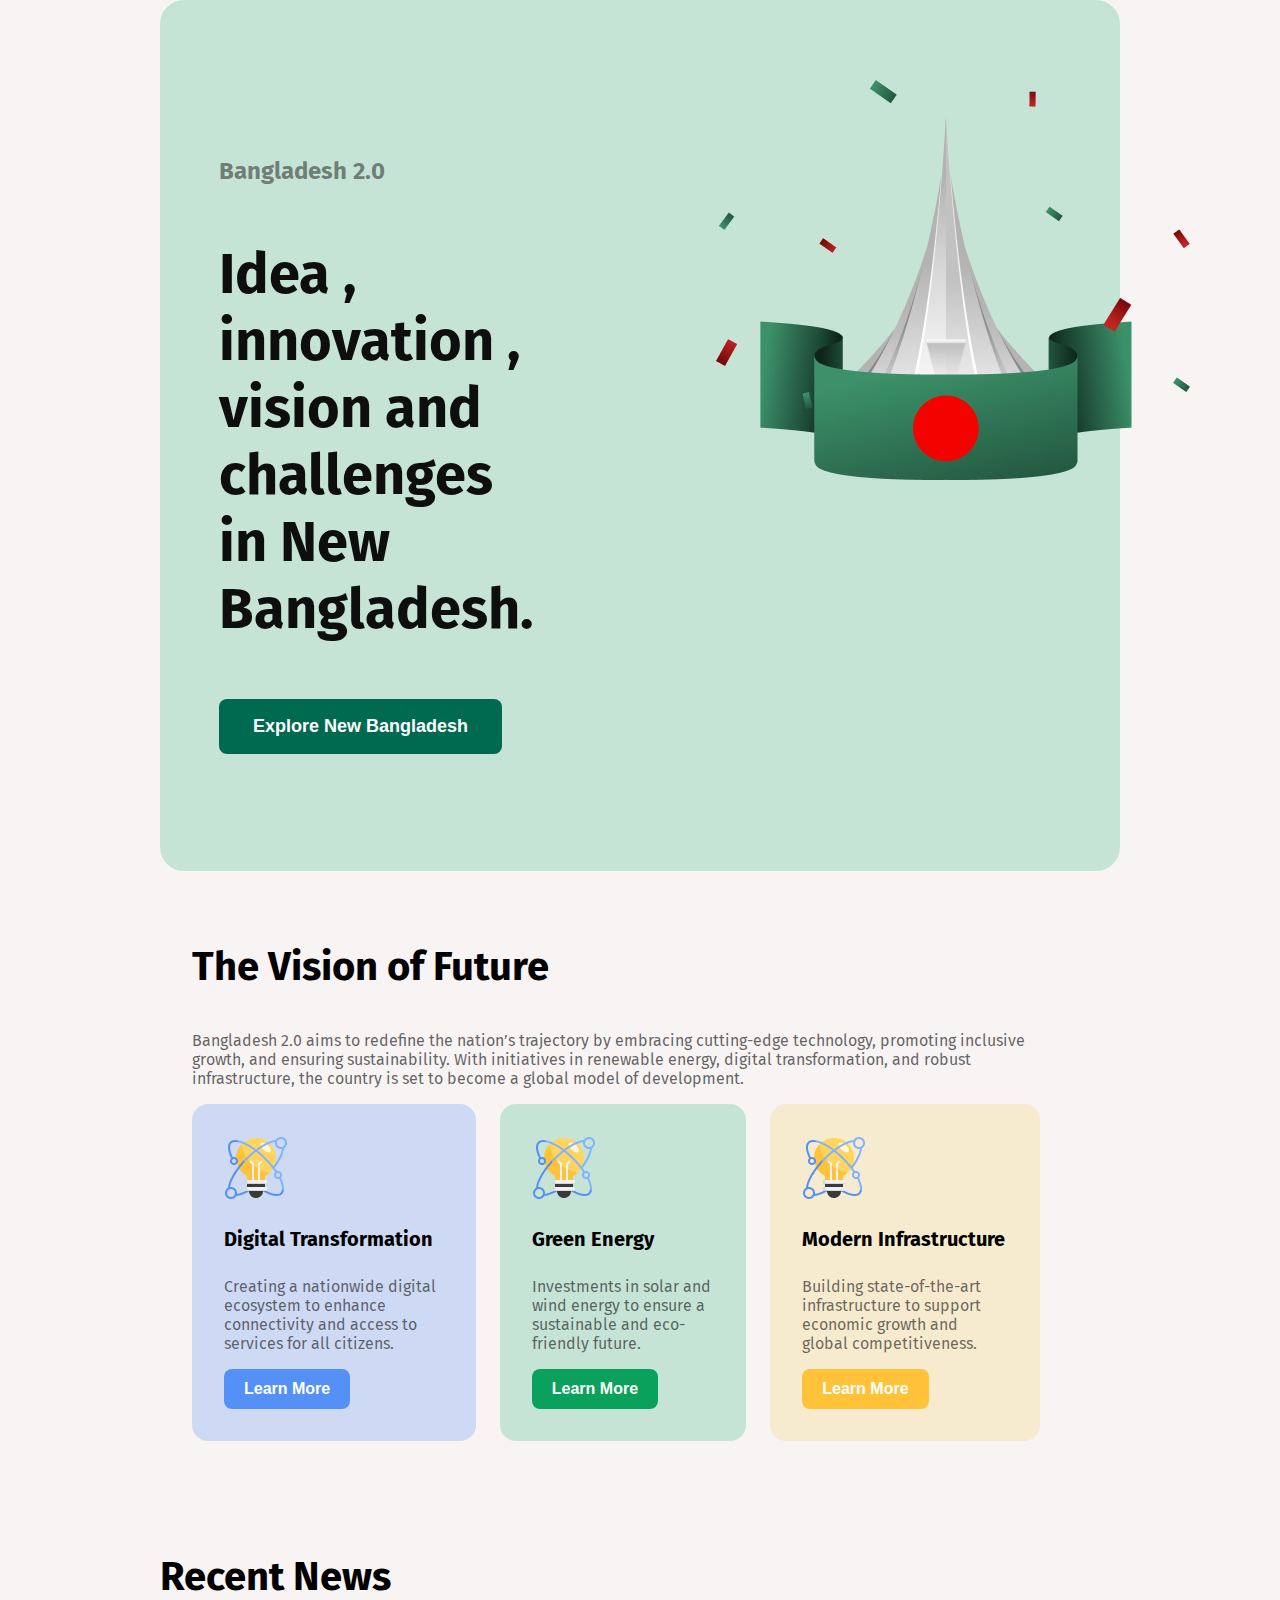
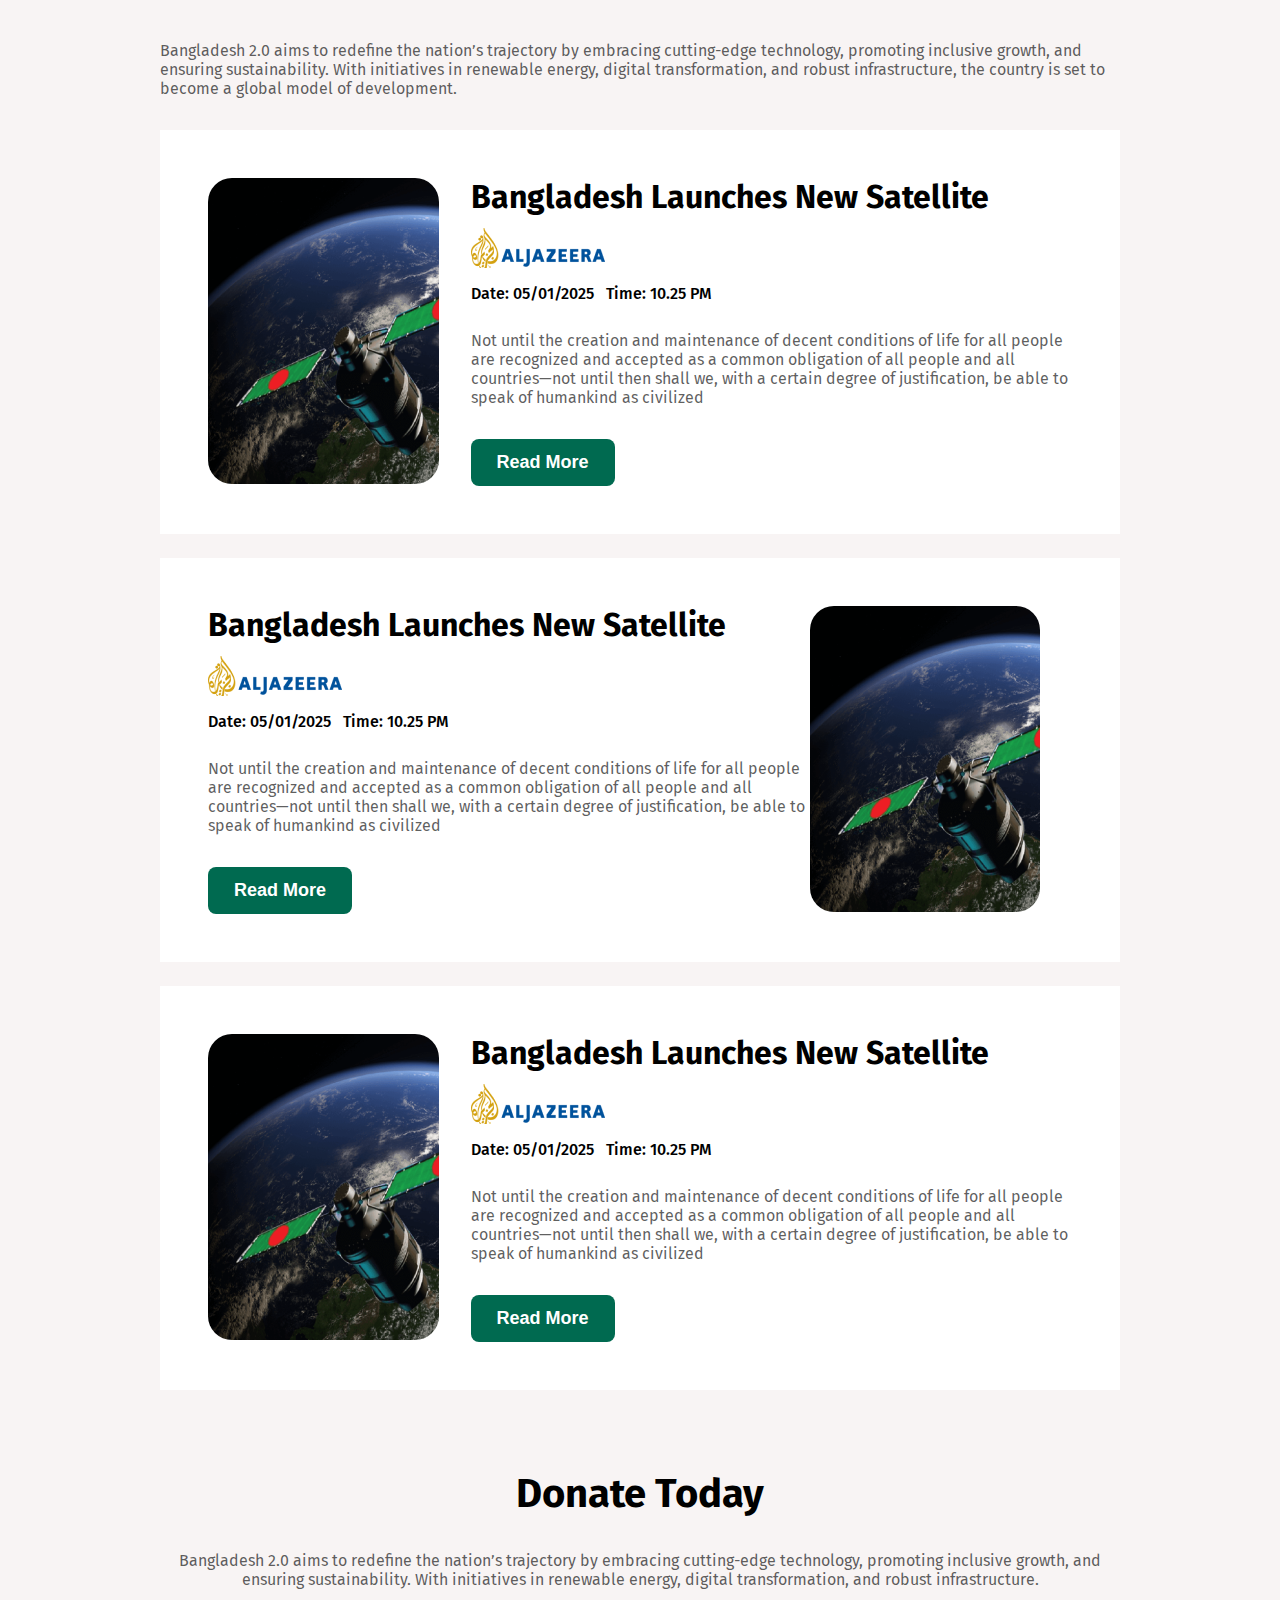
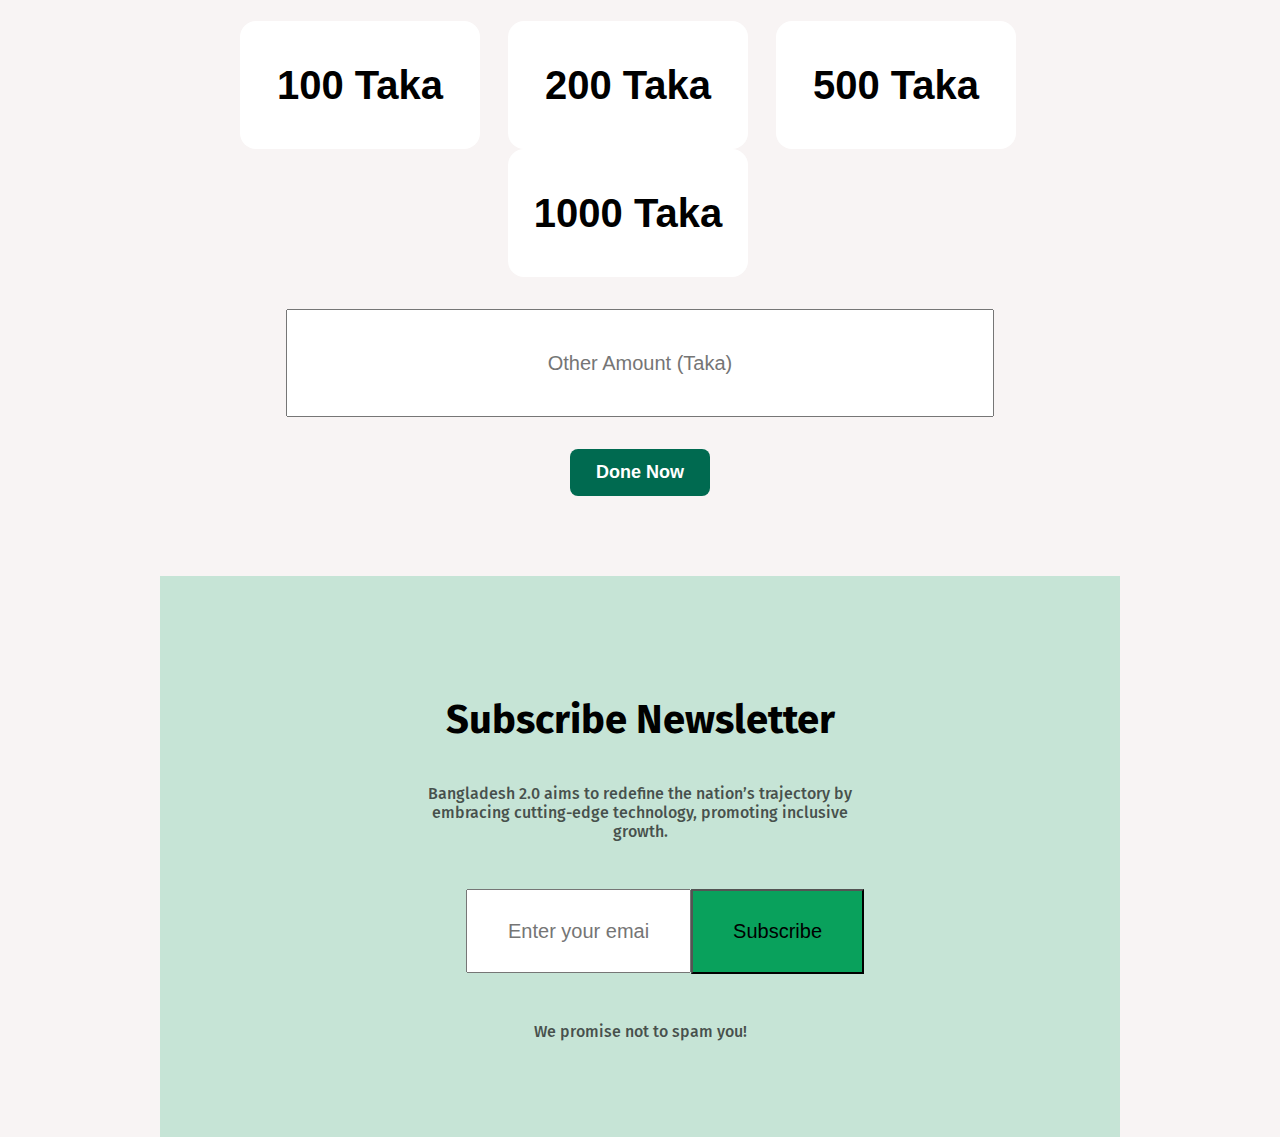
<file: index.html>
<!DOCTYPE html>
<html lang="en">

<head>
    <meta charset="UTF-8">
    <meta name="viewport" content="width=device-width, initial-scale=1.0">
    <!--Google Font-->
    <link rel="preconnect" href="https://fonts.googleapis.com">
    <link rel="preconnect" href="https://fonts.gstatic.com" crossorigin>
    <link
        href="https://fonts.googleapis.com/css2?family=Fira+Sans:ital,wght@0,100;0,200;0,300;0,400;0,500;0,600;0,700;0,800;0,900;1,100;1,200;1,300;1,400;1,500;1,600;1,700;1,800;1,900&display=swap"
        rel="stylesheet">
    <title>Assingment 1</title>
    <!--CSS link-->
    <link rel="stylesheet" href="style/style.css">
</head>

<body class="fira-sans-medium">
    <header>
        <div class="banner">
            <div class="banner_titel">
                <h5 class="bangladesh">Bangladesh 2.0</h5>
                <p class="banner_p">Idea , innovation ,
                    vision and challenges in New Bangladesh.</p>
                <a href="" class=""><button class="banner_btn button btn">Explore New Bangladesh</button></a>
            </div>
            <div class="banner_img">
                <img src="assets/hero.png" alt="">
            </div>
        </div>
    </header>
    <main>
        <div class="future">
            <h3 class="future_titel">The Vision of Future</h3>
            <p class="future_p">
                Bangladesh 2.0 aims to redefine the nation’s trajectory by embracing cutting-edge technology, promoting
                inclusive growth, and ensuring sustainability. With initiatives in renewable energy, digital
                transformation, and robust infrastructure, the country is set to become a global model of development.
            </p>
            <div class="box">
                <div class="future box_0">
                    <div class="box_img"></div>
                    <h4 class="box_title">Digital Transformation</h4>
                    <p class="box_p">
                        Creating a nationwide digital ecosystem to enhance connectivity and access to services for all
                        citizens.
                    </p>
                    <button class="box_btn_1 btn">Learn More</button>
                </div>
                <div class="future box_1">
                    <div class="box_img"></div>
                    <h4 class="box_title">Green Energy</h4>
                    <p class="box_p">Investments in solar and wind energy to ensure a sustainable and eco-friendly
                        future.</p>
                    <button class="box_btn_2 btn">Learn More</button>
                </div>
                <div class="future box_2">
                    <div class="box_img"></div>
                    <h4 class="box_title">Modern Infrastructure</h4>
                    <p class="box_p">
                        Building state-of-the-art infrastructure to support economic growth and global competitiveness.
                    </p>
                    <button class="box_btn_3 btn">Learn More</button>
                </div>
            </div>

        </div>
        <div class="news">
            <div class="Recent_new">
                <h3 class="news_title">Recent News</h3>
                <p class="news_p">
                    Bangladesh 2.0 aims to redefine the nation’s trajectory by embracing cutting-edge technology,
                    promoting inclusive growth, and ensuring sustainability. With initiatives in renewable energy,
                    digital transformation, and robust infrastructure, the country is set to become a global model of
                    development.
                </p>
            </div>
            <div class="new">
                <div class="new_satellites"></div>
                <div class="new_satellite">
                    <h3 class="satelite">Bangladesh Launches New Satellite</h3>
                    <img src="assets/al-jazeera.png" alt="" class="satelite_img">
                    <div class="satelite_date">
                        <time datetime="" class="satelite_time">Date: 05/01/2025</time>
                        <time datetime="" class="satelite_time">Time: 10.25 PM</time>
                    </div>
                    <div class="satelite_date">

                    </div>

                    <p class="news_p">Not until the creation and maintenance of decent conditions of life for all people
                        are recognized and accepted as a common obligation of all people and all countries—not until
                        then shall we,
                        with a certain degree of justification, be able to speak of humankind as civilized</p>
                    <a href=""><button class="read_more btn">Read More</button></a>
                </div>

            </div>
            <div class="new">
                <div class="new_satellite">
                    <h3 class="satelite">Bangladesh Launches New Satellite</h3>
                    <img src="assets/al-jazeera.png" alt="" class="satelite_img">
                    <div class="satelite_date">
                        <time datetime="" class="satelite_time">Date: 05/01/2025</time>
                        <time datetime="" class="satelite_time">Time: 10.25 PM</time>
                    </div>
                    <div class="satelite_date">

                    </div>

                    <p class="news_p">Not until the creation and maintenance of decent conditions of life for all people
                        are recognized and accepted as a common obligation of all people and all countries—not until
                        then shall we,
                        with a certain degree of justification, be able to speak of humankind as civilized</p>

                    <a href=""><button class="read_more btn">Read More</button></a>

                </div>
                <div class="new_satellites"></div>
            </div>
            <div class="new">
                <div class="new_satellites"></div>
                <div class="new_satellite">
                    <h3 class="satelite">Bangladesh Launches New Satellite</h3>
                    <img src="assets/al-jazeera.png" alt="" class="satelite_img">
                    <div class="satelite_date">
                        <time datetime="" class="satelite_time">Date: 05/01/2025</time>
                        <time datetime="" class="satelite_time">Time: 10.25 PM</time>
                    </div>
                    <div class="satelite_date">

                    </div>

                    <p class="news_p">Not until the creation and maintenance of decent conditions of life for all people
                        are recognized and accepted as a common obligation of all people and all countries—not until
                        then shall we,
                        with a certain degree of justification, be able to speak of humankind as civilized</p>
                    <a href=""><button class="read_more btn">Read More</button></a>
                </div>

            </div>

        </div>
        <div class="donate">
            <h2 class="donate_title">Donate Today</h2>
            <p class="donate_p news_p">Bangladesh 2.0 aims to redefine the nation’s trajectory by embracing cutting-edge
                technology, promoting inclusive growth, and ensuring sustainability. With initiatives in renewable
                energy, digital transformation, and robust infrastructure.</p>

            <button class="donate_taka">100 Taka</button>
            <button class="donate_taka">200 Taka</button>
            <button class="donate_taka">500 Taka</button>
            <button class="donate_taka">1000 Taka</button>

            <input class="donate_input" type="text" placeholder="Other Amount (Taka)">
            <div class="donate_btn">
                <button class="read_more btn">Done Now</button>
            </div>
        </div>
    </main>
    <footer>
        <h3 class="footer_titel">Subscribe Newsletter</h3>
        <p class="footer_p">
            Bangladesh 2.0 aims to redefine the nation’s trajectory by embracing cutting-edge technology, promoting inclusive growth.
        </p>
        <div class="footer_flex">
            <input type="text" class="footer_input footer_p" placeholder="Enter your email here">
            <button class="footer_button btn">Subscribe</button>
        </div>
                <p class="footer_p">We promise not to spam you!</p>
    </footer>
</body>

</html>
</file>
<file: style/style.css>
.fira-sans-medium {
    font-family: "Fira Sans", serif;
    font-weight: 500;
    font-style: normal;
}

body {
    margin: 0;
    padding: 0;
    margin: 0px 160px;
    background-color: #f8f4f4;
}


.banner {
    border-radius: 24px;
    background-color: #C6E4D6;
    display: flex;
    gap: 64px;
}

.banner_titel {
    padding: 117px 59px;
}

.bangladesh {
    font-size: 24px;
    font-weight: medium;
    color: #0e0e0e7c;
}

.banner_p {
    font-size: 56px;
    font-weight: bold;
    color: #0E0E0E;
}

.button{
        font-size: 18px;
        font-weight: 600;
        padding: 13px 26px;
        background-color: #006A50;
        border-radius: 8px;
        color: #fff;
        border: none;
}
.banner_btn{
    font-size: 18px;
    font-weight: 600;
    color: #FFFFFF;
    padding: 17px 34px;
    border: none;
}

.banner_img{
    margin: 80px 59px;
}





/* future */
.future_titel{
    font-size: 40px;
    font-weight: bold;
}

.future_p{
    font-size: 16px;
    font-weight: 400;
    color: #0e0e0ea6;
}

.box{
    display: flex;
}

/* shere css */
.future{
    margin: 0 24px 0 0;
    padding: 32px;
}


.box_img{
    height: 64px;
    width: 64px;
    background-image: url(../assets/card-icon.png);
}

.box_title{
    font-size: 20px;
    font-weight: bold;
}
.box_p{
    font-size: 16px;
    font-weight: 400;
    color: #0e0e0e9c;
}


.news_p{
    font-size: 16px;
    font-weight: 400;
    margin-bottom: 32px;
    color: #0e0e0ead;
}

.btn:hover{
    background-color: #000;
    color: #fff;
}


/* future */
.box_0{
    background-color: #548ff541;
    border-radius: 16px;
}
.box_1{
    background-color: #C6E4D6;
    border-radius: 16px;
}
.box_2{
    background-color: #F7EBCF;
    border-radius: 16px;
}
.box_btn_1{
    border-radius: 8px;
    background-color: #5490F5;
    padding: 11px 20px;
    color: #fff;
    font-size: 16px;
    font-weight: 600;
    border: none;
}
.box_btn_2{
    border-radius: 8px;
    background-color: #09A15C;
    padding: 11px 20px;
    color: #fff;
    font-size: 16px;
    font-weight: 600;
    border: none;
}.box_btn_3{
    border-radius: 8px;
    background-color: #FFC239;
    padding: 11px 20px;
    color: #fff;
    font-size: 16px;
    font-weight: 600;
    border: none;
}


/* News */
.news{
    margin-top: 80px;
}
.news_title{
    font-size: 40px;
    font-weight: bold;
}

.new{
    margin-bottom: 24px;
    padding: 48px;
    background-color: #fff;
    display: flex;
}
.new_satellites{
    margin-right: 32px;
    border-radius: 24px;
    background-image: url(../assets/satelite.png);
    width: 758px;
    height: 306px;
}
.satelite{
    margin: 0;
    margin-bottom: 12px;
    font-size: 32px;
    font-weight: bold;
}
.satelite_date{
    display: flex;
    margin:  12px 12px 0 0;
}
.satelite_time{
    margin-right: 12px;
}
.read_more{
    font-size: 18px;
    font-weight: 600;
    padding: 13px 26px;
    background-color: #006A50;
    border-radius: 8px;
    color: #fff;
    border: none;
}





/*donate*/
.donate{
    width: 100% auto;
    text-align: center;
    margin: 80px 0;
}
.donate_title{
    font-size: 40px;
    font-weight: bold;
}

.donate_taka{
    width: 240px;
    height: 128px;
    margin-right: 24px;
    padding: 24px;
    font-size: 40px;
    font-weight: bold;
    border: none;
    border-radius: 16px;
    background-color: #fff;
}
.donate_taka:hover{
    background-color: #C6E4D6;
}
.donate_input{
    width: 65% ;
    height: 64px;
    font-size: 20px;
    padding: 20px 40px;
    text-align: center;
    margin: 32px 0px;
}
.donate_button{
    padding: 17px 34px;
    border-radius: 8px;
}



/*footer*/
footer{
    text-align: center;
    padding: 80px 256px;
    background-color: #C6E4D6;
}
.footer_titel{
    font-size: 40px;
    font-weight: bold;
}
.footer_p{
    font-size: 16px;
    color: rgba(14, 14, 14, 0.7);
}
.footer_flex{
    display: flex;
}
.footer_input{
    width: 65% ;
    height: 40px;
    font-size: 20px;
    padding: 20px 40px;
    margin: 32px 0px 0px 50px;
}
.footer_button{
    height: 85px;
    font-size: 20px;
    margin: 32px 0px;
    padding: 20px 40px;
    background-color: #09A15C;
}
</file>
